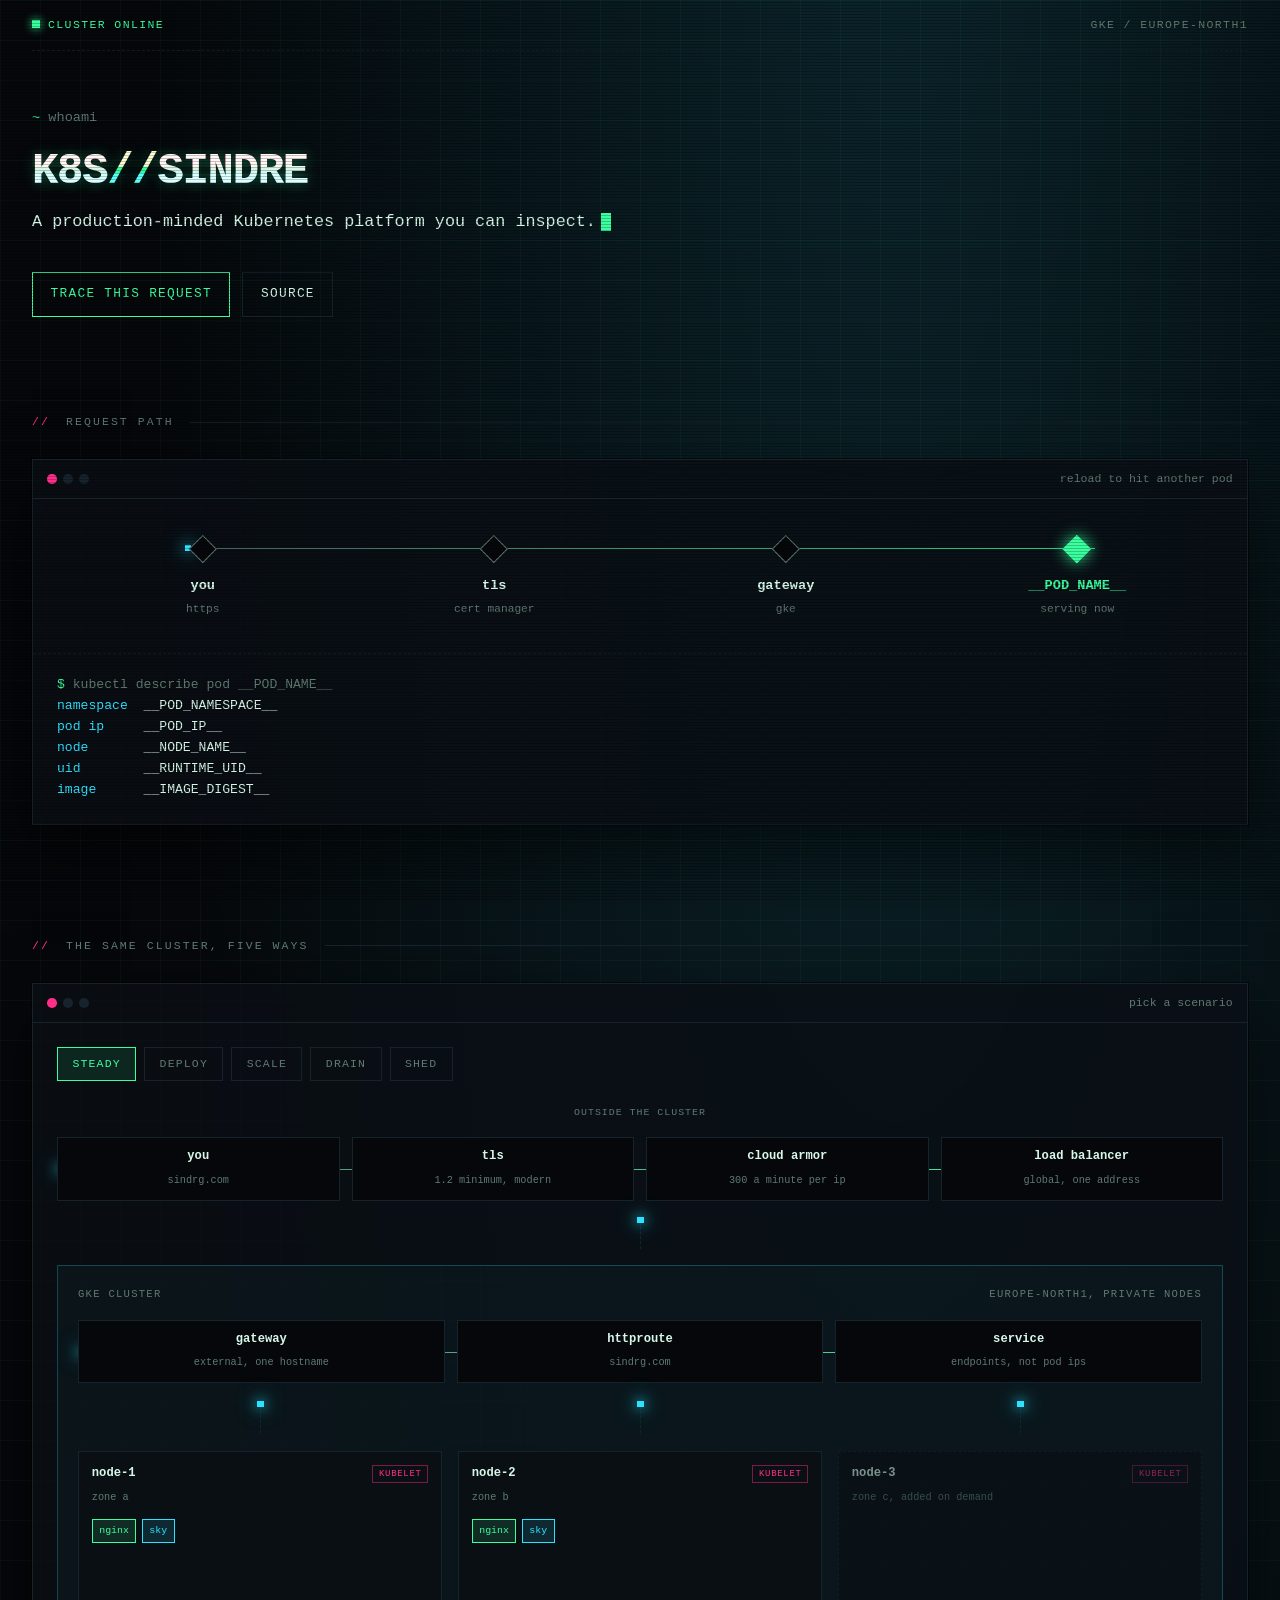
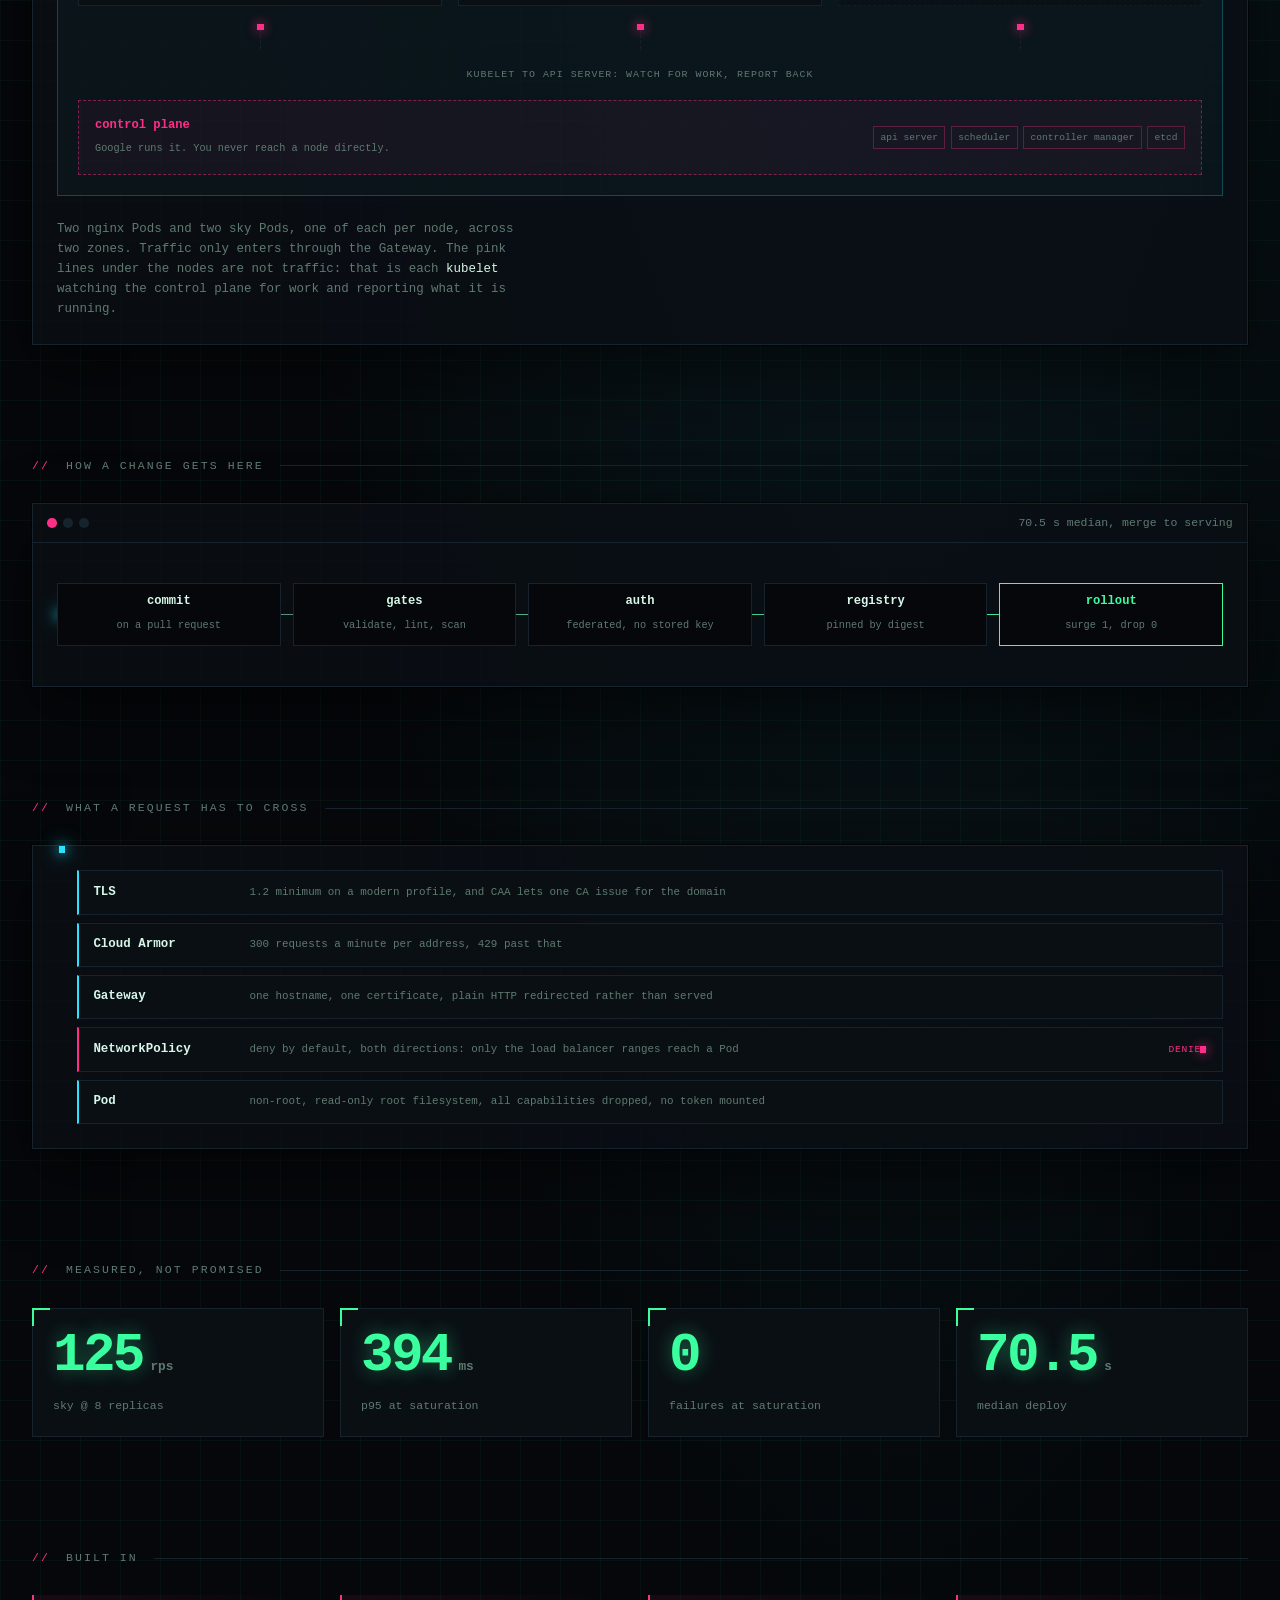
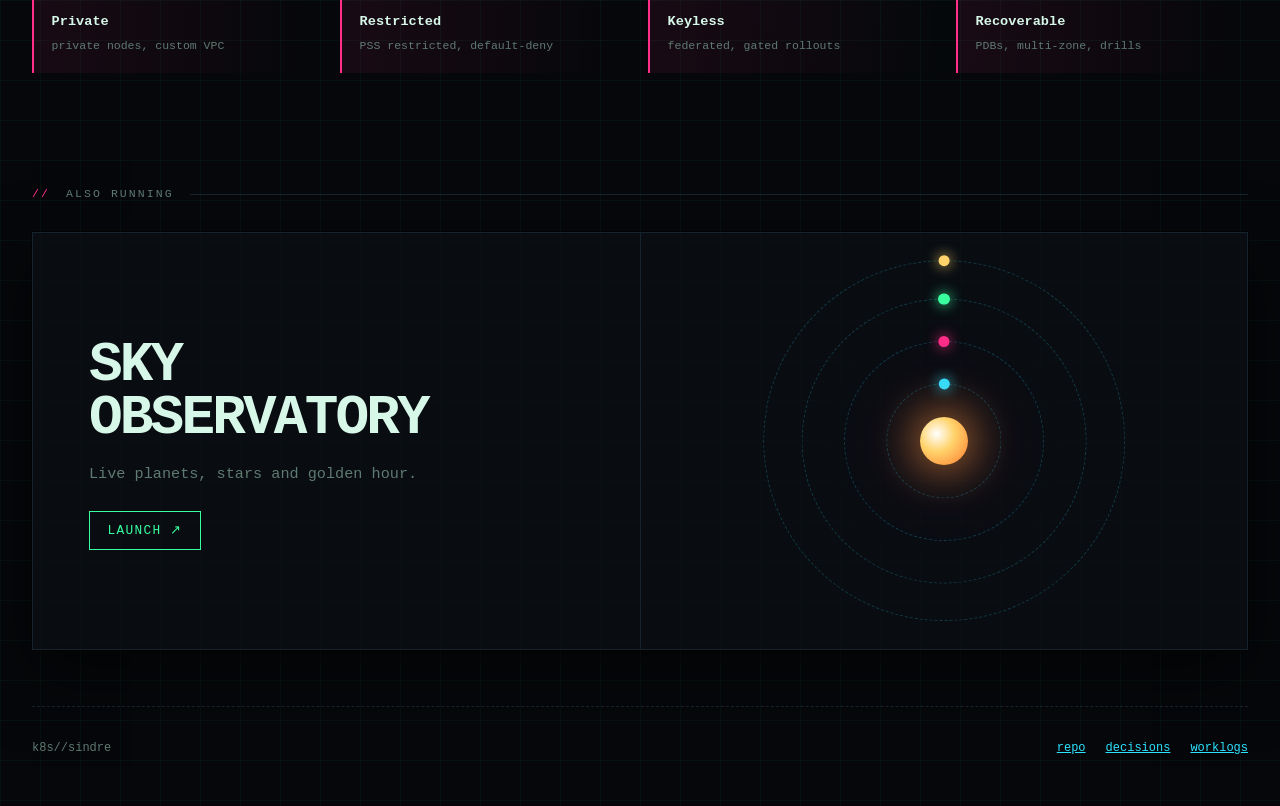
<file: app/index.html>
<!doctype html>
<html lang="en">
  <head>
    <meta charset="utf-8">
    <meta name="viewport" content="width=device-width, initial-scale=1">
    <meta
      name="description"
      content="A production-minded Kubernetes platform on GKE, with measured delivery, resilience and load-test results."
    >
    <title>k8s by sindre</title>
    <style>
      :root {
        color-scheme: dark;
        --void: #05070a;
        --panel: #0a0f14;
        --line: #16222c;
        --ink: #d7f7e8;
        --dim: #5f7a70;
        --neon: #39ff9f;
        --cyan: #2de2ff;
        --hot: #ff2e88;
        --mono: "JetBrains Mono", ui-monospace, SFMono-Regular, Menlo, Consolas, monospace;
      }

      * { box-sizing: border-box; }
      html { scroll-behavior: smooth; }

      body {
        margin: 0;
        min-height: 100vh;
        background:
          linear-gradient(rgb(57 255 159 / 4%) 1px, transparent 1px) 0 0 / 100% 2.5rem,
          linear-gradient(90deg, rgb(57 255 159 / 4%) 1px, transparent 1px) 0 0 / 2.5rem 100%,
          radial-gradient(ellipse at 70% -10%, rgb(45 226 255 / 14%), transparent 60%),
          var(--void);
        color: var(--ink);
        font: 0.95rem/1.6 var(--mono);
      }

      /* CRT scanlines over everything, ignored by the pointer. */
      body::after {
        position: fixed;
        inset: 0;
        z-index: 100;
        background: repeating-linear-gradient(transparent 0 2px, rgb(0 0 0 / 22%) 2px 3px);
        content: "";
        pointer-events: none;
      }

      a { color: var(--cyan); }
      a:hover { color: var(--neon); }
      ::selection { background: var(--hot); color: var(--void); }

      .shell {
        width: min(76rem, calc(100% - 2rem));
        margin: 0 auto;
      }

      /* ---------- top bar ---------- */
      .topbar {
        display: flex;
        justify-content: space-between;
        gap: 1rem;
        padding: 1rem 0;
        border-bottom: 1px dashed var(--line);
        color: var(--dim);
        font-size: 0.72rem;
        letter-spacing: 0.12em;
        text-transform: uppercase;
      }

      .live { color: var(--neon); }
      .live::before {
        display: inline-block;
        width: 0.5rem;
        height: 0.5rem;
        margin-right: 0.5rem;
        background: currentColor;
        box-shadow: 0 0 0.6rem currentColor;
        content: "";
        animation: blink 1.2s steps(1) infinite;
      }

      /* ---------- hero ---------- */
      header { padding: 3.5rem 0 2.5rem; }

      .prompt {
        margin: 0 0 1.25rem;
        color: var(--dim);
        font-size: 0.85rem;
      }
      .prompt b { color: var(--neon); font-weight: 400; }

      h1 {
        position: relative;
        margin: 0;
        color: var(--ink);
        font-size: clamp(1.8rem, 5vw, 2.75rem);
        font-weight: 700;
        letter-spacing: -0.03em;
        line-height: 1;
        text-transform: uppercase;
        text-shadow: 0 0 1rem rgb(57 255 159 / 20%);
      }

      h1 .slash { color: var(--neon); }

      h1::before,
      h1::after {
        position: absolute;
        inset: 0;
        content: attr(data-text);
        overflow: hidden;
        pointer-events: none;
      }
      h1::before {
        color: var(--hot);
        clip-path: inset(0 0 60% 0);
        animation: glitch 3.5s infinite steps(1);
        mix-blend-mode: screen;
      }
      h1::after {
        color: var(--cyan);
        clip-path: inset(55% 0 0 0);
        animation: glitch 2.8s infinite reverse steps(1);
        mix-blend-mode: screen;
      }

      .tagline {
        margin: 1rem 0 0;
        font-size: clamp(0.95rem, 1.6vw, 1.05rem);
      }
      .tagline::after {
        display: inline-block;
        width: 0.6em;
        height: 1.1em;
        margin-left: 0.3rem;
        background: var(--neon);
        content: "";
        vertical-align: text-bottom;
        animation: blink 1s steps(1) infinite;
      }

      .actions {
        display: flex;
        flex-wrap: wrap;
        gap: 0.75rem;
        margin-top: 2.25rem;
      }

      .button {
        padding: 0.7rem 1.1rem;
        border: 1px solid var(--neon);
        color: var(--neon);
        font-size: 0.8rem;
        letter-spacing: 0.1em;
        text-decoration: none;
        text-transform: uppercase;
        transition: background 0.15s, color 0.15s, box-shadow 0.15s;
      }
      .button:hover {
        background: var(--neon);
        color: var(--void);
        box-shadow: 0 0 1.5rem rgb(57 255 159 / 45%);
      }
      .button-ghost { border-color: var(--line); color: var(--ink); }

      /* ---------- sections ---------- */
      main section { padding: 3.5rem 0; }

      .label {
        display: flex;
        align-items: center;
        gap: 1rem;
        margin: 0 0 1.75rem;
        color: var(--dim);
        font-size: 0.72rem;
        letter-spacing: 0.18em;
        text-transform: uppercase;
      }
      .label::before { color: var(--hot); content: "//"; }
      .label::after { flex: 1; height: 1px; background: var(--line); content: ""; }

      .window {
        border: 1px solid var(--line);
        background: rgb(10 15 20 / 85%);
        box-shadow: 0 0 0 1px rgb(0 0 0 / 60%), 0 1.5rem 4rem rgb(0 0 0 / 50%);
      }

      .window-bar {
        display: flex;
        align-items: center;
        gap: 0.4rem;
        padding: 0.6rem 0.9rem;
        border-bottom: 1px solid var(--line);
        color: var(--dim);
        font-size: 0.72rem;
      }
      .window-bar i {
        width: 0.6rem;
        height: 0.6rem;
        border-radius: 50%;
        background: var(--line);
      }
      .window-bar i:first-child { background: var(--hot); }
      .window-bar span { margin-left: auto; }

      /* ---------- request pipeline ---------- */
      .pipeline {
        position: relative;
        display: grid;
        grid-template-columns: repeat(4, minmax(0, 1fr));
        padding: 2.5rem 1.5rem 2rem;
      }

      .pipeline::before {
        position: absolute;
        top: 3.05rem;
        right: 12.5%;
        left: 12.5%;
        height: 1px;
        background: linear-gradient(90deg, var(--dim), var(--neon));
        content: "";
      }

      .packet {
        position: absolute;
        top: calc(3.05rem - 0.2rem);
        left: 12.5%;
        width: 0.4rem;
        height: 0.4rem;
        background: var(--cyan);
        box-shadow: 0 0 0.8rem var(--cyan), 0 0 1.6rem var(--cyan);
        animation: travel 2.6s cubic-bezier(0.6, 0, 0.4, 1) infinite;
      }

      .hop { position: relative; text-align: center; }

      .hop::before {
        display: block;
        width: 1.1rem;
        height: 1.1rem;
        margin: 0 auto 1rem;
        border: 1px solid var(--dim);
        background: var(--void);
        content: "";
        transform: rotate(45deg);
      }

      .hop strong { display: block; font-size: 0.85rem; }
      .hop small { color: var(--dim); font-size: 0.7rem; }

      .hop-pod::before {
        border-color: var(--neon);
        background: var(--neon);
        box-shadow: 0 0 1rem var(--neon);
      }
      .hop-pod strong { color: var(--neon); overflow-wrap: anywhere; }

      .terminal {
        margin: 0;
        padding: 1.25rem 1.5rem 1.5rem;
        border-top: 1px dashed var(--line);
        font-size: 0.82rem;
        white-space: pre-wrap;
        overflow-wrap: anywhere;
      }
      .terminal .cmd { color: var(--dim); }
      .terminal .cmd::before { color: var(--neon); content: "$ "; }
      .terminal .k { color: var(--cyan); }

      /* ---------- metrics ---------- */
      .metrics {
        display: grid;
        grid-template-columns: repeat(4, minmax(0, 1fr));
        gap: 1rem;
      }

      .metric {
        position: relative;
        padding: 1.25rem;
        border: 1px solid var(--line);
        background: var(--panel);
      }
      .metric::before {
        position: absolute;
        top: -1px;
        left: -1px;
        width: 1rem;
        height: 1rem;
        border-top: 2px solid var(--neon);
        border-left: 2px solid var(--neon);
        content: "";
      }

      .metric-value {
        display: block;
        color: var(--neon);
        font-size: clamp(2.2rem, 5vw, 3.4rem);
        font-weight: 700;
        letter-spacing: -0.05em;
        line-height: 1;
        text-shadow: 0 0 1.2rem rgb(57 255 159 / 40%);
      }
      .metric-value small { color: var(--dim); font-size: 0.8rem; letter-spacing: 0; text-shadow: none; }
      .metric-label { display: block; margin-top: 0.9rem; color: var(--dim); font-size: 0.72rem; }

      /* ---------- capabilities ---------- */
      .caps {
        display: grid;
        grid-template-columns: repeat(4, minmax(0, 1fr));
        gap: 1rem;
        margin: 0;
        padding: 0;
        list-style: none;
      }
      .caps li {
        padding: 1rem 1.1rem;
        border-left: 2px solid var(--hot);
        background: linear-gradient(90deg, rgb(255 46 136 / 8%), transparent);
      }
      .caps strong { display: block; font-size: 0.85rem; }
      .caps span { color: var(--dim); font-size: 0.72rem; }

      /* ---------- sky ---------- */
      .sky {
        display: grid;
        grid-template-columns: minmax(0, 1fr) minmax(0, 1fr);
        align-items: center;
        overflow: hidden;
      }

      .sky-copy { padding: clamp(1.5rem, 5vw, 3.5rem); }
      .sky-copy h2 {
        margin: 0;
        font-size: clamp(2rem, 5vw, 3.5rem);
        font-weight: 800;
        letter-spacing: -0.05em;
        line-height: 0.95;
        text-transform: uppercase;
      }
      .sky-copy p { margin: 1rem 0 2rem; color: var(--dim); }

      .orbits {
        position: relative;
        height: 26rem;
        border-left: 1px solid var(--line);
      }

      .sun,
      .ring {
        position: absolute;
        top: 50%;
        left: 50%;
        border-radius: 50%;
        transform: translate(-50%, -50%);
      }

      .sun {
        width: 3rem;
        height: 3rem;
        background: radial-gradient(circle at 35% 35%, #fff, #ffd36b 40%, #ff7a2e);
        box-shadow: 0 0 3rem #ff9a3c, 0 0 6rem rgb(255 46 136 / 40%);
      }

      .ring {
        border: 1px dashed rgb(45 226 255 / 22%);
        animation: spin linear infinite;
      }
      .ring::after {
        position: absolute;
        top: -0.35rem;
        left: 50%;
        width: 0.7rem;
        height: 0.7rem;
        border-radius: 50%;
        background: var(--c);
        box-shadow: 0 0 0.8rem var(--c);
        content: "";
        transform: translateX(-50%);
      }
      .r1 { --c: var(--cyan); width: 7.2rem; height: 7.2rem; animation-duration: 6s; }
      .r2 { --c: var(--hot); width: 12.5rem; height: 12.5rem; animation-duration: 11s; }
      .r3 { --c: var(--neon); width: 17.8rem; height: 17.8rem; animation-duration: 19s; }
      .r4 { --c: #ffd36b; width: 22.6rem; height: 22.6rem; animation-duration: 31s; }

      /* ---------- scenario tabs ---------- */
      .scenes { padding: 1.5rem; }

      .tabs {
        display: flex;
        flex-wrap: wrap;
        gap: 0.5rem;
        margin-bottom: 1.5rem;
      }

      .tab {
        position: relative;
        padding: 0.45rem 0.9rem;
        border: 1px solid var(--line);
        color: var(--dim);
        font-size: 0.72rem;
        letter-spacing: 0.1em;
        text-transform: uppercase;
        cursor: pointer;
      }

      /* Clipped rather than hidden: a hidden radio leaves the tab order. */
      .tab input {
        position: absolute;
        width: 1px;
        height: 1px;
        opacity: 0;
      }

      .tab:hover { color: var(--ink); }
      .tab:has(:checked) {
        border-color: var(--neon);
        background: rgb(57 255 159 / 10%);
        color: var(--neon);
      }
      .tab:has(:focus-visible) { outline: 2px solid var(--cyan); outline-offset: 2px; }

      .note {
        display: none;
        max-width: 62ch;
        margin: 1.5rem 0 0;
        color: var(--dim);
        font-size: 0.78rem;
      }
      .note b { color: var(--ink); font-weight: 400; }

      /* ---------- cluster map ---------- */
      .map { display: grid; gap: 1rem; }

      /* Boxes over one rail. They are opaque, so the rail shows in the gaps
         and a packet passing behind reads as a hop through each one. */
      .chain {
        position: relative;
        display: grid;
        gap: 0.75rem;
        grid-auto-flow: column;
        grid-auto-columns: minmax(0, 1fr);
      }
      .chain::before {
        position: absolute;
        top: 50%;
        right: 1rem;
        left: 1rem;
        height: 1px;
        background: linear-gradient(90deg, var(--dim), var(--neon));
        content: "";
      }

      .chip {
        position: relative;
        padding: 0.55rem 0.7rem;
        border: 1px solid var(--line);
        background: var(--void);
        text-align: center;
      }
      .chip strong { display: block; font-size: 0.76rem; }
      .chip small { color: var(--dim); font-size: 0.64rem; }
      .chip-live { border-color: var(--neon); }
      .chip-live strong { color: var(--neon); }

      /* One packet, shared by every rail. The rail gives it a position. */
      .pk {
        position: absolute;
        width: 0.4rem;
        height: 0.4rem;
        background: var(--cyan);
        box-shadow: 0 0 0.7rem var(--cyan), 0 0 1.4rem var(--cyan);
      }
      .chain .pk {
        top: calc(50% - 0.2rem);
        animation: flow 3.2s cubic-bezier(0.55, 0, 0.45, 1) infinite;
      }

      .drop {
        position: relative;
        width: 0;
        height: 2rem;
        margin: 0 auto;
        border-left: 1px dashed var(--line);
      }
      .drop .pk {
        left: -0.2rem;
        animation: fall 3.2s linear infinite;
      }

      /* Control traffic, so it reads as the other direction and the other colour. */
      .drop-up { height: 1.6rem; }
      .drop-up .pk {
        background: var(--hot);
        box-shadow: 0 0 0.7rem var(--hot);
        animation: rise 4.4s linear infinite;
      }

      .cluster {
        display: grid;
        gap: 1.1rem;
        padding: 1.25rem;
        border: 1px solid rgb(45 226 255 / 25%);
        background: rgb(45 226 255 / 3%);
      }

      .cluster-head {
        display: flex;
        flex-wrap: wrap;
        justify-content: space-between;
        gap: 0.75rem;
        color: var(--dim);
        font-size: 0.66rem;
        letter-spacing: 0.12em;
        text-transform: uppercase;
      }

      /* The three columns every row inside the cluster lines up against. */
      .lanes {
        display: grid;
        gap: 1rem;
        grid-auto-flow: column;
        grid-auto-columns: minmax(0, 1fr);
      }

      .node {
        padding: 0.8rem;
        border: 1px solid var(--line);
        background: var(--panel);
      }
      .node-head {
        display: flex;
        flex-wrap: wrap;
        align-items: center;
        gap: 0.35rem 0.5rem;
      }
      .node-head strong { font-size: 0.76rem; }

      /* Its own line, so a badge never pushes the zone out of the header. */
      .node-head small {
        flex-basis: 100%;
        order: 3;
        color: var(--dim);
        font-size: 0.64rem;
      }

      /* Dashed until the autoscaler has a reason to add it. */
      .node-spare { border-style: dashed; opacity: 0.55; }

      .kubelet {
        margin-left: auto;
        padding: 0.05rem 0.35rem;
        border: 1px solid rgb(255 46 136 / 45%);
        color: var(--hot);
        font-size: 0.56rem;
        letter-spacing: 0.08em;
        text-transform: uppercase;
        animation: beat 3.2s ease-in-out infinite;
      }

      .pods {
        display: flex;
        flex-wrap: wrap;
        align-content: flex-start;
        gap: 0.35rem;
        min-height: 4.6rem;
        margin-top: 0.8rem;
      }

      .pod {
        padding: 0.2rem 0.4rem;
        border: 1px solid var(--neon);
        background: rgb(57 255 159 / 12%);
        color: var(--neon);
        font-size: 0.62rem;
      }
      .pod-sky {
        border-color: var(--cyan);
        background: rgb(45 226 255 / 12%);
        color: var(--cyan);
      }

      .rail-note {
        margin: 0;
        color: var(--dim);
        font-size: 0.62rem;
        letter-spacing: 0.1em;
        text-align: center;
        text-transform: uppercase;
      }

      .plane {
        display: flex;
        flex-wrap: wrap;
        align-items: center;
        justify-content: space-between;
        gap: 1rem;
        padding: 0.9rem 1rem;
        border: 1px dashed rgb(255 46 136 / 45%);
        background: rgb(255 46 136 / 5%);
      }
      .plane strong { display: block; color: var(--hot); font-size: 0.76rem; }
      .plane small { color: var(--dim); font-size: 0.64rem; }
      .plane ul {
        display: flex;
        flex-wrap: wrap;
        gap: 0.35rem;
        margin: 0;
        padding: 0;
        list-style: none;
      }
      .plane li {
        padding: 0.2rem 0.4rem;
        border: 1px solid rgb(255 46 136 / 30%);
        color: var(--dim);
        font-size: 0.6rem;
      }

      .tag {
        padding: 0.05rem 0.35rem;
        border: 1px solid currentcolor;
        font-size: 0.56rem;
        letter-spacing: 0.08em;
        text-transform: uppercase;
      }
      .tag-hot { color: var(--hot); }
      .tag-neon { color: var(--neon); }

      /* ---------- scenarios ---------- */

      /* Every rule below hangs off :has(), which keeps the radio next to its
         own label. A browser without it drops the rules and shows steady. */

      /* What a scenario brings in stays out of the flow until it runs. */
      .pod-x,
      .pod-surge,
      .pod-move,
      .pk-flood,
      .scene-tag { display: none; }

      /* deploy: the extra Pod arrives first, then the old one drains */
      .scenes:has(#sc-deploy:checked) .pod-surge {
        display: block;
        animation: surge 7s infinite;
      }
      .scenes:has(#sc-deploy:checked) .pod-old { animation: drained 7s infinite; }
      .scenes:has(#sc-deploy:checked) .tag-deploy { display: inline-block; }

      /* scale: sky to eight Pods, and a third node to hold them */
      .scenes:has(#sc-scale:checked) .pod-x {
        display: block;
        animation: pop 0.6s both;
      }
      .scenes:has(#sc-scale:checked) .pod-x + .pod-x { animation-delay: 0.45s; }
      .scenes:has(#sc-scale:checked) .node-spare {
        border-style: solid;
        opacity: 1;
        animation: pop 0.6s both;
      }
      .scenes:has(#sc-scale:checked) .tag-scale { display: inline-block; }

      /* drain: the node goes, the budget holds, the Pods land elsewhere */
      .scenes:has(#sc-drain:checked) .node-drain { animation: cordon 9s infinite; }
      .scenes:has(#sc-drain:checked) .node-drain .pod { animation: evict 9s infinite; }
      .scenes:has(#sc-drain:checked) .node-spare { border-style: solid; opacity: 1; }
      .scenes:has(#sc-drain:checked) .pod-move {
        display: block;
        animation: land 9s infinite;
      }

      /* Endpoints drop, so the Service stops sending to the drained node. */
      .scenes:has(#sc-drain:checked) .lane-b .pk {
        animation: fall 3.2s linear infinite, cut 9s infinite;
      }
      .scenes:has(#sc-drain:checked) .tag-drain { display: inline-block; }

      /* shed: the flood dies at the edge, the rest of the path is unchanged */
      .scenes:has(#sc-shed:checked) .pk-flood {
        display: block;
        animation: flood 2.4s linear infinite;
      }
      .scenes:has(#sc-shed:checked) .f2 { animation-delay: 0.5s; }
      .scenes:has(#sc-shed:checked) .f3 { animation-delay: 1.1s; }
      .scenes:has(#sc-shed:checked) .chip-armor {
        border-color: var(--hot);
        box-shadow: 0 0 1.5rem rgb(255 46 136 / 25%);
      }
      .scenes:has(#sc-shed:checked) .chip-armor strong { color: var(--hot); }
      .scenes:has(#sc-shed:checked) .tag-shed {
        display: inline-block;
        animation: blink 1.1s steps(1) infinite;
      }

      .scenes:has(#sc-steady:checked) .note-steady,
      .scenes:has(#sc-deploy:checked) .note-deploy,
      .scenes:has(#sc-scale:checked) .note-scale,
      .scenes:has(#sc-drain:checked) .note-drain,
      .scenes:has(#sc-shed:checked) .note-shed { display: block; }

      /* ---------- delivery ---------- */
      .delivery { padding: 2.5rem 1.5rem; }

      /* ---------- defense ---------- */
      .layers {
        position: relative;
        display: grid;
        gap: 0.5rem;
        padding: 1.5rem 1.5rem 1.5rem 2.75rem;
      }
      .layers .pk {
        left: 1.6rem;
        animation: fall 4.6s linear infinite;
      }

      .layer {
        display: flex;
        flex-wrap: wrap;
        align-items: baseline;
        gap: 0.75rem;
        padding: 0.7rem 0.9rem;
        border: 1px solid var(--line);
        border-left: 2px solid var(--cyan);
        background: var(--panel);
      }
      .layer strong { min-width: 9rem; font-size: 0.78rem; }
      .layer small { color: var(--dim); font-size: 0.68rem; }

      .layer-deny {
        position: relative;
        border-left-color: var(--hot);
        overflow: hidden;
      }

      /* A Pod reaching for another Pod, stopped by the deny-all policy. */
      .lateral {
        position: absolute;
        top: calc(50% - 0.2rem);
        right: 1rem;
        width: 0.4rem;
        height: 0.4rem;
        background: var(--hot);
        box-shadow: 0 0 0.7rem var(--hot);
        animation: bounce 4.2s ease-in-out infinite;
      }
      .denied {
        margin-left: auto;
        color: var(--hot);
        font-size: 0.6rem;
        letter-spacing: 0.08em;
        text-transform: uppercase;
        animation: deny 4.2s steps(1) infinite;
      }

      /* Staggered, so the three lanes never pulse in lockstep. */
      .lane-b .pk { animation-delay: 0.8s; }
      .lane-c .pk { animation-delay: 1.6s; }
      .u2 .pk { animation-delay: 1.4s; }
      .u3 .pk { animation-delay: 2.8s; }

      /* ---------- footer ---------- */
      footer {
        display: flex;
        flex-wrap: wrap;
        justify-content: space-between;
        gap: 1rem;
        padding: 2rem 0 3rem;
        border-top: 1px dashed var(--line);
        color: var(--dim);
        font-size: 0.75rem;
      }
      footer nav { display: flex; gap: 1.25rem; }

      /* ---------- motion ---------- */
      @keyframes blink { 50% { opacity: 0; } }

      @keyframes travel {
        0% { left: 12.5%; opacity: 0; }
        10% { opacity: 1; }
        90% { opacity: 1; }
        100% { left: 87.5%; opacity: 0; }
      }

      @keyframes spin { to { transform: translate(-50%, -50%) rotate(360deg); } }

      @keyframes glitch {
        0%, 88%, 100% { transform: none; opacity: 0; }
        89% { transform: translate(-0.04em, 0.02em); opacity: 0.9; }
        92% { transform: translate(0.05em, -0.02em); opacity: 0.9; }
        95% { transform: translate(-0.02em, 0); opacity: 0.7; }
      }


      @keyframes flow {
        0% { left: 4%; opacity: 0; }
        8% { opacity: 1; }
        92% { opacity: 1; }
        100% { left: 96%; opacity: 0; }
      }

      @keyframes fall {
        0% { top: -0.2rem; opacity: 0; }
        15% { opacity: 1; }
        85% { opacity: 1; }
        100% { top: calc(100% - 0.2rem); opacity: 0; }
      }

      @keyframes rise {
        0% { top: calc(100% - 0.2rem); opacity: 0; }
        20% { opacity: 1; }
        80% { opacity: 1; }
        100% { top: -0.2rem; opacity: 0; }
      }

      /* Cloud Armor answers 429 before the rail reaches the load balancer. */
      @keyframes flood {
        0% { left: 4%; opacity: 0; }
        10% { opacity: 1; }
        70% { left: 52%; opacity: 1; }
        80%, 100% { left: 54%; opacity: 0; }
      }

      @keyframes beat {
        0%, 100% { box-shadow: 0 0 0 rgb(255 46 136 / 0%); }
        50% { box-shadow: 0 0 0.9rem rgb(255 46 136 / 45%); }
      }

      @keyframes pop {
        from { opacity: 0; transform: scale(0.5); }
        to { opacity: 1; transform: none; }
      }

      @keyframes surge {
        0%, 10% { opacity: 0; transform: scale(0.5); }
        25%, 92% { opacity: 1; transform: none; }
        100% { opacity: 0; transform: scale(0.5); }
      }

      /* Still serving at 35%, drained by 60%, back for the next rollout. */
      @keyframes drained {
        0%, 35% { opacity: 1; filter: none; }
        60%, 92% { opacity: 0.2; filter: grayscale(1); }
        100% { opacity: 1; filter: none; }
      }

      @keyframes cordon {
        0%, 15% { border-color: var(--line); }
        25%, 95% { border-color: rgb(255 46 136 / 55%); background: rgb(255 46 136 / 6%); }
        100% { border-color: var(--line); }
      }

      @keyframes evict {
        0%, 25% { opacity: 1; }
        50%, 92% { opacity: 0.12; }
        100% { opacity: 1; }
      }

      @keyframes land {
        0%, 45% { opacity: 0; transform: scale(0.5); }
        60%, 92% { opacity: 1; transform: none; }
        100% { opacity: 0; transform: scale(0.5); }
      }

      @keyframes cut {
        0%, 20% { opacity: 1; }
        32%, 92% { opacity: 0; }
        100% { opacity: 1; }
      }

      @keyframes bounce {
        0%, 100% { opacity: 0; transform: translateX(6rem); }
        20% { opacity: 1; transform: translateX(3rem); }
        50% { opacity: 1; transform: none; }
        58% { transform: translateX(0.5rem); }
        80% { opacity: 0; transform: translateX(6rem); }
      }

      @keyframes deny {
        0%, 48% { opacity: 0; }
        50%, 74% { opacity: 1; }
        76%, 100% { opacity: 0; }
      }

      /* ---------- layout ---------- */
      @media (max-width: 860px) {
        .metrics,
        .caps { grid-template-columns: repeat(2, minmax(0, 1fr)); }
        .sky { grid-template-columns: 1fr; }
        .orbits { height: 22rem; border-top: 1px solid var(--line); border-left: 0; overflow: hidden; }
        .layer strong { min-width: 0; }
      }

      @media (max-width: 560px) {
        header { padding: 2.5rem 0 1.5rem; }
        .topbar span:last-child { display: none; }

        .pipeline { grid-template-columns: 1fr; gap: 1.5rem; padding: 1.5rem; }
        .pipeline::before,
        .packet { display: none; }
        .hop { display: grid; grid-template-columns: 1.5rem 1fr; column-gap: 1rem; text-align: left; }
        .hop::before { grid-row: span 2; margin: 0.2rem 0 0; }

        .metrics,
        .caps { grid-template-columns: 1fr; }

        .map { gap: 0.75rem; }
        .chain,
        .lanes { grid-auto-flow: row; }

        /* Stacked, a centred box per hop costs four screens of scroll. */
        .chip {
          display: flex;
          align-items: baseline;
          justify-content: space-between;
          gap: 0.75rem;
          padding: 0.5rem 0.7rem;
          text-align: left;
        }
        .chain::before,
        .chain .pk,
        .lanes[aria-hidden],
        .layers .pk { display: none; }
        .scenes,
        .delivery,
        .layers { padding: 1.25rem; }

        /* One column per node, so the Pods no longer need reserved rows. */
        .pods { min-height: 2.2rem; }
      }

      @media (prefers-reduced-motion: reduce) {
        html { scroll-behavior: auto; }
        *,
        *::before,
        *::after { animation: none !important; }

        .pk,
        .lateral { display: none; }
      }
    </style>
  </head>
  <body>
    <div class="shell">
      <div class="topbar">
        <span class="live">cluster online</span>
        <span>gke / europe-north1</span>
      </div>

      <header>
        <p class="prompt"><b>~</b> whoami</p>
        <h1 data-text="k8s//sindre">k8s<span class="slash">//</span>sindre</h1>
        <p class="tagline">A production-minded Kubernetes platform you can inspect.</p>
        <nav class="actions" aria-label="Primary">
          <a class="button" href="#platform">Trace this request</a>
          <a class="button button-ghost" href="https://github.com/sindredg/k8-lab">Source</a>
        </nav>
      </header>

      <main>
        <section id="platform">
          <p class="label">Request path</p>
          <div class="window">
            <div class="window-bar"><i></i><i></i><i></i><span>reload to hit another pod</span></div>
            <div class="pipeline" aria-label="Request path">
              <span class="packet" aria-hidden="true"></span>
              <div class="hop"><strong>you</strong><small>https</small></div>
              <div class="hop"><strong>tls</strong><small>cert manager</small></div>
              <div class="hop"><strong>gateway</strong><small>gke</small></div>
              <div class="hop hop-pod"><strong>__POD_NAME__</strong><small>serving now</small></div>
            </div>
<pre class="terminal"><span class="cmd">kubectl describe pod __POD_NAME__</span>
<span class="k">namespace</span>  __POD_NAMESPACE__
<span class="k">pod ip</span>     __POD_IP__
<span class="k">node</span>       __NODE_NAME__
<span class="k">uid</span>        __RUNTIME_UID__
<span class="k">image</span>      __IMAGE_DIGEST__</pre>
          </div>
        </section>
        <section id="cluster">
          <p class="label">The same cluster, five ways</p>
          <div class="window">
            <div class="window-bar"><i></i><i></i><i></i><span>pick a scenario</span></div>
            <div class="scenes">
              <div class="tabs" role="group" aria-label="Cluster scenario">
                <label class="tab"><input type="radio" name="scene" id="sc-steady" checked><span>steady</span></label>
                <label class="tab"><input type="radio" name="scene" id="sc-deploy"><span>deploy</span></label>
                <label class="tab"><input type="radio" name="scene" id="sc-scale"><span>scale</span></label>
                <label class="tab"><input type="radio" name="scene" id="sc-drain"><span>drain</span></label>
                <label class="tab"><input type="radio" name="scene" id="sc-shed"><span>shed</span></label>
              </div>

              <div class="map">
                <p class="rail-note">outside the cluster</p>
                <div class="chain chain-edge">
                  <span class="pk" aria-hidden="true"></span>
                  <span class="pk pk-flood f1" aria-hidden="true"></span>
                  <span class="pk pk-flood f2" aria-hidden="true"></span>
                  <span class="pk pk-flood f3" aria-hidden="true"></span>
                  <div class="chip"><strong>you</strong><small>sindrg.com</small></div>
                  <div class="chip"><strong>tls</strong><small>1.2 minimum, modern</small></div>
                  <div class="chip chip-armor">
                    <strong>cloud armor</strong><small>300 a minute per ip</small>
                    <span class="tag tag-hot scene-tag tag-shed">429</span>
                  </div>
                  <div class="chip"><strong>load balancer</strong><small>global, one address</small></div>
                </div>

                <div class="drop"><span class="pk" aria-hidden="true"></span></div>

                <div class="cluster">
                  <div class="cluster-head">
                    <span>gke cluster</span>
                    <span>
                      europe-north1, private nodes
                      <span class="tag tag-neon scene-tag tag-deploy">surge 1, unavailable 0</span>
                      <span class="tag tag-neon scene-tag tag-scale">hpa 70% cpu, 2 to 8</span>
                      <span class="tag tag-hot scene-tag tag-drain">pdb holds 1</span>
                    </span>
                  </div>

                  <div class="chain">
                    <span class="pk" aria-hidden="true"></span>
                    <div class="chip"><strong>gateway</strong><small>external, one hostname</small></div>
                    <div class="chip"><strong>httproute</strong><small>sindrg.com</small></div>
                    <div class="chip"><strong>service</strong><small>endpoints, not pod ips</small></div>
                  </div>

                  <div class="lanes" aria-hidden="true">
                    <div class="drop lane-a"><span class="pk"></span></div>
                    <div class="drop lane-b"><span class="pk"></span></div>
                    <div class="drop lane-c"><span class="pk"></span></div>
                  </div>

                  <div class="lanes">
                    <div class="node">
                      <div class="node-head">
                        <strong>node-1</strong><small>zone a</small>
                        <span class="kubelet">kubelet</span>
                      </div>
                      <div class="pods">
                        <span class="pod pod-old">nginx</span>
                        <span class="pod pod-sky">sky</span>
                        <span class="pod pod-sky pod-x">sky</span>
                        <span class="pod pod-sky pod-x">sky</span>
                        <span class="pod pod-surge">nginx</span>
                        <span class="pod pod-sky pod-move">sky</span>
                      </div>
                    </div>

                    <div class="node node-drain">
                      <div class="node-head">
                        <strong>node-2</strong><small>zone b</small>
                        <span class="kubelet">kubelet</span>
                        <span class="tag tag-hot scene-tag tag-drain">cordoned</span>
                      </div>
                      <div class="pods">
                        <span class="pod">nginx</span>
                        <span class="pod pod-sky">sky</span>
                        <span class="pod pod-sky pod-x">sky</span>
                        <span class="pod pod-sky pod-x">sky</span>
                      </div>
                    </div>

                    <div class="node node-spare">
                      <div class="node-head">
                        <strong>node-3</strong><small>zone c, added on demand</small>
                        <span class="kubelet">kubelet</span>
                      </div>
                      <div class="pods">
                        <span class="pod pod-sky pod-x">sky</span>
                        <span class="pod pod-sky pod-x">sky</span>
                        <span class="pod pod-move">nginx</span>
                      </div>
                    </div>
                  </div>

                  <div class="lanes" aria-hidden="true">
                    <div class="drop drop-up u1"><span class="pk"></span></div>
                    <div class="drop drop-up u2"><span class="pk"></span></div>
                    <div class="drop drop-up u3"><span class="pk"></span></div>
                  </div>

                  <p class="rail-note">kubelet to api server: watch for work, report back</p>

                  <div class="plane">
                    <span>
                      <strong>control plane</strong>
                      <small>Google runs it. You never reach a node directly.</small>
                    </span>
                    <ul>
                      <li>api server</li>
                      <li>scheduler</li>
                      <li>controller manager</li>
                      <li>etcd</li>
                    </ul>
                  </div>
                </div>
              </div>

              <p class="note note-steady">Two nginx Pods and two sky Pods, one of each per node, across two zones. Traffic only enters through the Gateway. The pink lines under the nodes are not traffic: that is each <b>kubelet</b> watching the control plane for work and reporting what it is running.</p>
              <p class="note note-deploy">The new Pod has to pass its readiness probe before the old one starts its <b>35 second</b> drain, so nothing lands on a Pod that is leaving. <b>maxSurge 1, maxUnavailable 0</b>, and a median of <b>70.5 s</b> from merge to serving.</p>
              <p class="note note-scale">The HPA holds sky at <b>70% CPU</b> and adds Pods up to <b>8</b>. When the running nodes cannot fit them, the node autoscaler adds the third, which is its limit. Measured at <b>125 rps</b>, p95 <b>394 ms</b>, no failures.</p>
              <p class="note note-drain">An upgrade cordons a node. The PodDisruptionBudget keeps <b>at least one</b> Pod of each app serving while the rest reschedule into the other zones, and the Service stops sending traffic to that node as soon as its endpoints go.</p>
              <p class="note note-shed">Cloud Armor allows <b>300 requests a minute</b> from one address and answers <b>429</b> past that. The flood dies at the edge, before it costs a node anything, and nobody else's traffic changes.</p>
            </div>
          </div>
        </section>

        <section>
          <p class="label">How a change gets here</p>
          <div class="window">
            <div class="window-bar"><i></i><i></i><i></i><span>70.5 s median, merge to serving</span></div>
            <div class="delivery">
              <div class="chain">
                <span class="pk" aria-hidden="true"></span>
                <div class="chip"><strong>commit</strong><small>on a pull request</small></div>
                <div class="chip"><strong>gates</strong><small>validate, lint, scan</small></div>
                <div class="chip"><strong>auth</strong><small>federated, no stored key</small></div>
                <div class="chip"><strong>registry</strong><small>pinned by digest</small></div>
                <div class="chip chip-live"><strong>rollout</strong><small>surge 1, drop 0</small></div>
              </div>
            </div>
          </div>
        </section>

        <section>
          <p class="label">What a request has to cross</p>
          <div class="window">
            <div class="layers">
              <span class="pk" aria-hidden="true"></span>
              <div class="layer">
                <strong>TLS</strong>
                <small>1.2 minimum on a modern profile, and CAA lets one CA issue for the domain</small>
              </div>
              <div class="layer">
                <strong>Cloud Armor</strong>
                <small>300 requests a minute per address, 429 past that</small>
              </div>
              <div class="layer">
                <strong>Gateway</strong>
                <small>one hostname, one certificate, plain HTTP redirected rather than served</small>
              </div>
              <div class="layer layer-deny">
                <strong>NetworkPolicy</strong>
                <small>deny by default, both directions: only the load balancer ranges reach a Pod</small>
                <span class="denied">denied</span>
                <span class="lateral" aria-hidden="true"></span>
              </div>
              <div class="layer">
                <strong>Pod</strong>
                <small>non-root, read-only root filesystem, all capabilities dropped, no token mounted</small>
              </div>
            </div>
          </div>
        </section>


        <section>
          <p class="label">Measured, not promised</p>
          <div class="metrics">
            <div class="metric">
              <span class="metric-value">125<small> rps</small></span>
              <span class="metric-label">sky @ 8 replicas</span>
            </div>
            <div class="metric">
              <span class="metric-value">394<small> ms</small></span>
              <span class="metric-label">p95 at saturation</span>
            </div>
            <div class="metric">
              <span class="metric-value">0</span>
              <span class="metric-label">failures at saturation</span>
            </div>
            <div class="metric">
              <span class="metric-value">70.5<small> s</small></span>
              <span class="metric-label">median deploy</span>
            </div>
          </div>
        </section>

        <section>
          <p class="label">Built in</p>
          <ul class="caps">
            <li><strong>Private</strong><span>private nodes, custom VPC</span></li>
            <li><strong>Restricted</strong><span>PSS restricted, default-deny</span></li>
            <li><strong>Keyless</strong><span>federated, gated rollouts</span></li>
            <li><strong>Recoverable</strong><span>PDBs, multi-zone, drills</span></li>
          </ul>
        </section>

        <section>
          <p class="label">Also running</p>
          <article class="window sky">
            <div class="sky-copy">
              <h2>Sky<br>observatory</h2>
              <p>Live planets, stars and golden hour.</p>
              <a class="button" href="/sky">Launch ↗</a>
            </div>
            <div class="orbits" role="img" aria-label="Animated solar system">
              <span class="ring r4"></span>
              <span class="ring r3"></span>
              <span class="ring r2"></span>
              <span class="ring r1"></span>
              <span class="sun"></span>
            </div>
          </article>
        </section>
      </main>

      <footer>
        <span>k8s//sindre</span>
        <nav aria-label="Project links">
          <a href="https://github.com/sindredg/k8-lab">repo</a>
          <a href="https://github.com/sindredg/k8-lab/blob/main/decisions.md">decisions</a>
          <a href="https://github.com/sindredg/k8-lab/tree/main/worklog">worklogs</a>
        </nav>
      </footer>
    </div>
  </body>
</html>
</file>
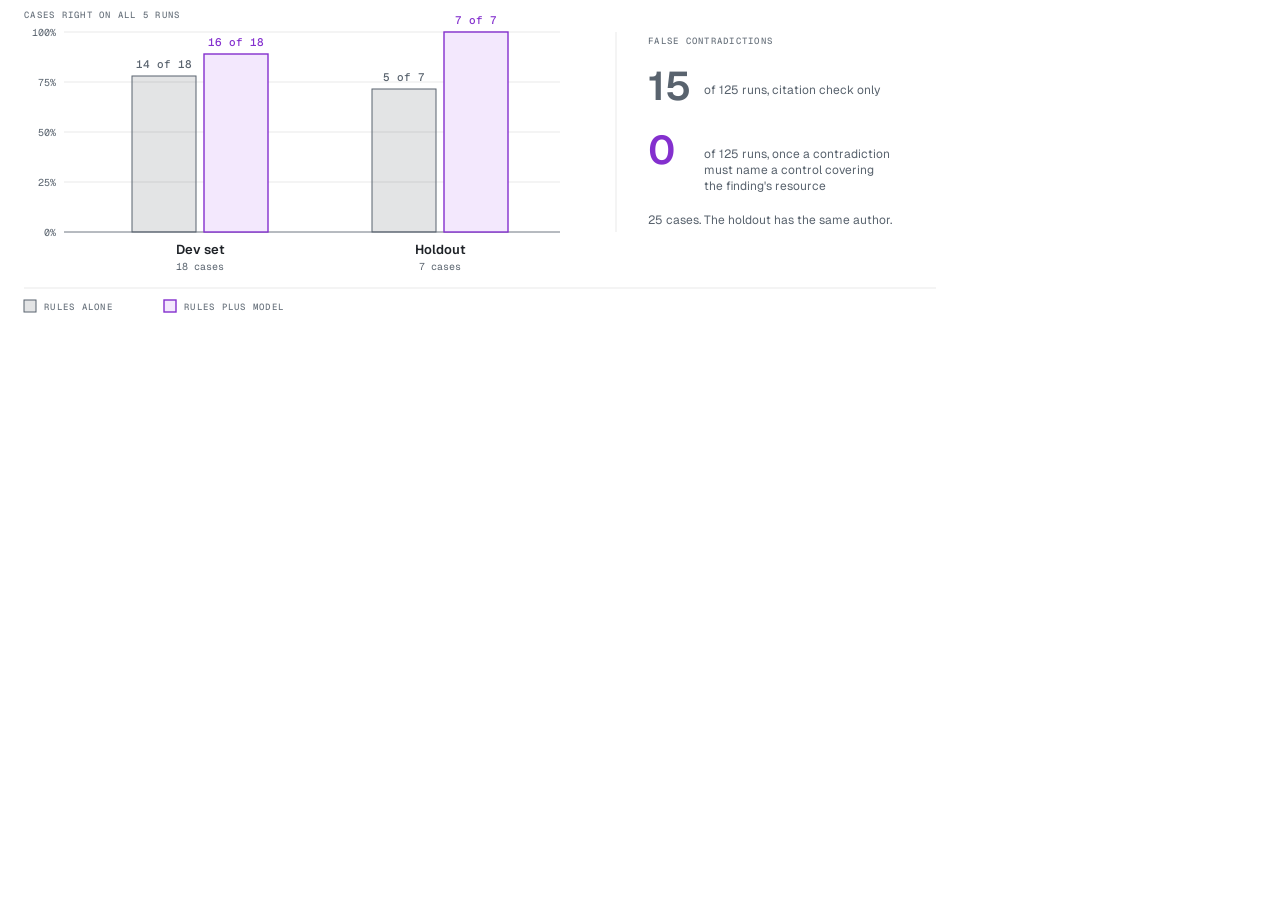
<file: scripts/diagrams/accuracy.html>
<!DOCTYPE html>
<html lang="en">
<head>
<meta charset="UTF-8">
<title>Triage accuracy</title>
<link rel="stylesheet" href="theme.css">
<style>
  .big { fill: var(--ai); font: 600 40px var(--sans); }
  .bigbase { fill: var(--muted); font: 600 40px var(--sans); }
</style>
</head>
<body>
<!-- Scale: y = 248 - percent * 2. Sources are worklog/phase-15-scc-triage.md, slice 14. -->
<svg viewBox="0 16 960 320" width="960" height="320" xmlns="http://www.w3.org/2000/svg" role="img" aria-labelledby="accuracy-title accuracy-desc">
  <title id="accuracy-title">Triage accuracy</title>
  <desc id="accuracy-desc">Cases right on all five runs: rules alone settle 14 of 18 dev cases and 5 of 7 holdout cases, rules plus the model settle 16 of 18 and 7 of 7, and false contradictions fell from 15 of 125 runs to 0.</desc>
  <rect class="bg" y="16" width="960" height="320"/>

  <text class="eyebrow" x="24" y="34">CASES RIGHT ON ALL 5 RUNS</text>

  <!-- Gridlines and axis -->
  <line class="grid" x1="64" y1="48" x2="560" y2="48"/>
  <line class="grid" x1="64" y1="98" x2="560" y2="98"/>
  <line class="grid" x1="64" y1="148" x2="560" y2="148"/>
  <line class="grid" x1="64" y1="198" x2="560" y2="198"/>
  <line class="axis" x1="64" y1="248" x2="560" y2="248"/>
  <text class="tick" x="56" y="52" text-anchor="end">100%</text>
  <text class="tick" x="56" y="102" text-anchor="end">75%</text>
  <text class="tick" x="56" y="152" text-anchor="end">50%</text>
  <text class="tick" x="56" y="202" text-anchor="end">25%</text>
  <text class="tick" x="56" y="252" text-anchor="end">0%</text>

  <!-- Dev set -->
  <rect class="bar base" x="132" y="92" width="64" height="156"/>
  <rect class="bar focal" x="204" y="70" width="64" height="178"/>
  <text class="val" x="164" y="84">14 of 18</text>
  <text class="val ai" x="236" y="62">16 of 18</text>
  <text class="cat" x="200" y="270" text-anchor="middle">Dev set</text>
  <text class="tick" x="200" y="286" text-anchor="middle">18 cases</text>

  <!-- Holdout -->
  <rect class="bar base" x="372" y="105" width="64" height="143"/>
  <rect class="bar focal" x="444" y="48" width="64" height="200"/>
  <text class="val" x="404" y="97">5 of 7</text>
  <text class="val ai" x="476" y="40">7 of 7</text>
  <text class="cat" x="440" y="270" text-anchor="middle">Holdout</text>
  <text class="tick" x="440" y="286" text-anchor="middle">7 cases</text>

  <!-- False contradictions -->
  <line class="rule" x1="616" y1="48" x2="616" y2="248"/>
  <text class="eyebrow" x="648" y="60">FALSE CONTRADICTIONS</text>
  <text class="bigbase" x="648" y="116">15</text>
  <text class="note" x="704" y="110">of 125 runs, citation check only</text>
  <text class="big" x="648" y="180">0</text>
  <text class="note" x="704" y="174">of 125 runs, once a contradiction</text>
  <text class="note" x="704" y="190">must name a control covering</text>
  <text class="note" x="704" y="206">the finding's resource</text>
  <text class="note" x="648" y="240">25 cases. The holdout has the same author.</text>

  <!-- Legend -->
  <line class="rule" x1="24" y1="304" x2="936" y2="304"/>
  <rect class="bar base" x="24" y="316" width="12" height="12"/>
  <text class="eyebrow" x="44" y="326">RULES ALONE</text>
  <rect class="bar focal" x="164" y="316" width="12" height="12"/>
  <text class="eyebrow" x="184" y="326">RULES PLUS MODEL</text>
</svg>
</body>
</html>
</file>
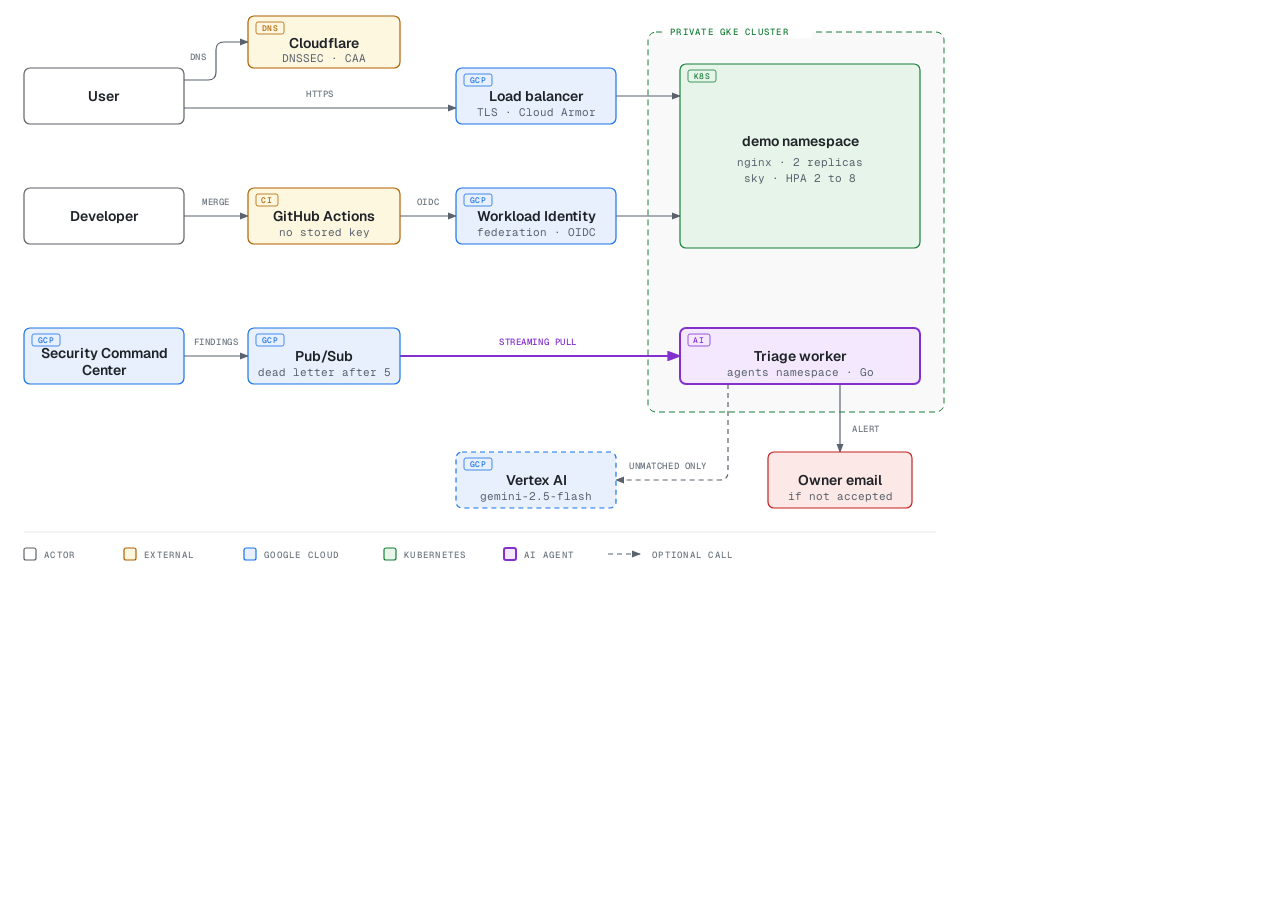
<file: scripts/diagrams/overview.html>
<!DOCTYPE html>
<html lang="en">
<head>
<meta charset="UTF-8">
<title>Platform overview</title>
<link rel="stylesheet" href="theme.css">
</head>
<body>
<svg viewBox="0 24 960 576" width="960" height="576" xmlns="http://www.w3.org/2000/svg" role="img" aria-labelledby="overview-title overview-desc">
  <title id="overview-title">Platform overview</title>
  <desc id="overview-desc">Users resolve the domain at Cloudflare and reach the demo namespace through a Google load balancer, a developer deploys to it through GitHub Actions and Workload Identity Federation, and Security Command Center findings reach the triage worker in the agents namespace, which calls Vertex AI for unmatched findings and alerts the owner.</desc>
  <defs>
    <marker id="arrow" markerWidth="8" markerHeight="6" refX="7" refY="3" orient="auto"><polygon class="mk" points="0 0, 8 3, 0 6"/></marker>
    <marker id="arrow-ai" markerWidth="8" markerHeight="6" refX="7" refY="3" orient="auto"><polygon class="mk ai" points="0 0, 8 3, 0 6"/></marker>
  </defs>
  <rect class="bg" y="24" width="960" height="576"/>

  <!-- Zone -->
  <rect class="zone" x="648" y="56" width="296" height="380" rx="8"/>
  <rect class="mask" x="664" y="50" width="148" height="12" rx="2"/>
  <text class="zonet" x="670" y="59">PRIVATE GKE CLUSTER</text>

  <!-- Arrows: serving -->
  <path class="a" d="M 184,104 H 208 Q 216,104 216,96 V 74 Q 216,66 224,66 H 248"/>
  <line class="a" x1="184" y1="132" x2="456" y2="132"/>
  <line class="a" x1="616" y1="120" x2="680" y2="120"/>
  <!-- Arrows: delivery -->
  <line class="a" x1="184" y1="240" x2="248" y2="240"/>
  <line class="a" x1="400" y1="240" x2="456" y2="240"/>
  <line class="a" x1="616" y1="240" x2="680" y2="240"/>
  <!-- Arrows: triage -->
  <line class="a" x1="184" y1="380" x2="248" y2="380"/>
  <line class="a ai" x1="400" y1="380" x2="680" y2="380"/>
  <path class="a dashed" d="M 728,408 V 496 Q 728,504 720,504 H 616"/>
  <line class="a" x1="840" y1="408" x2="840" y2="476"/>

  <!-- Arrow labels -->
  <rect class="mask" x="186" y="74" width="24" height="13" rx="2"/>
  <text class="lbl" x="198" y="84">DNS</text>
  <rect class="mask" x="301" y="111" width="38" height="13" rx="2"/>
  <text class="lbl" x="320" y="121">HTTPS</text>
  <rect class="mask" x="197" y="219" width="38" height="13" rx="2"/>
  <text class="lbl" x="216" y="229">MERGE</text>
  <rect class="mask" x="412" y="219" width="32" height="13" rx="2"/>
  <text class="lbl" x="428" y="229">OIDC</text>
  <rect class="mask" x="190" y="359" width="52" height="13" rx="2"/>
  <text class="lbl" x="216" y="369">FINDINGS</text>
  <rect class="mask" x="494" y="359" width="88" height="13" rx="2"/>
  <text class="lbl ai" x="538" y="369">STREAMING PULL</text>
  <rect class="mask" x="624" y="483" width="88" height="13" rx="2"/>
  <text class="lbl" x="668" y="493">UNMATCHED ONLY</text>
  <rect class="mask" x="848" y="446" width="40" height="13" rx="2"/>
  <text class="lbl start" x="852" y="456">ALERT</text>

  <!-- Nodes: row 1 -->
  <rect class="mask" x="24" y="92" width="160" height="56" rx="6"/>
  <rect class="n actor" x="24" y="92" width="160" height="56" rx="6"/>
  <text class="name" x="104" y="125">User</text>

  <rect class="mask" x="248" y="40" width="152" height="52" rx="6"/>
  <rect class="n ext" x="248" y="40" width="152" height="52" rx="6"/>
  <rect class="tag ext" x="256" y="46" width="28" height="12" rx="2"/>
  <text class="tagt ext" x="270" y="55">DNS</text>
  <text class="name" x="324" y="72">Cloudflare</text>
  <text class="sub" x="324" y="86">DNSSEC · CAA</text>

  <rect class="mask" x="456" y="92" width="160" height="56" rx="6"/>
  <rect class="n gcp" x="456" y="92" width="160" height="56" rx="6"/>
  <rect class="tag gcp" x="464" y="98" width="28" height="12" rx="2"/>
  <text class="tagt gcp" x="478" y="107">GCP</text>
  <text class="name" x="536" y="125">Load balancer</text>
  <text class="sub" x="536" y="140">TLS · Cloud Armor</text>

  <!-- Nodes: row 2 -->
  <rect class="mask" x="24" y="212" width="160" height="56" rx="6"/>
  <rect class="n actor" x="24" y="212" width="160" height="56" rx="6"/>
  <text class="name" x="104" y="245">Developer</text>

  <rect class="mask" x="248" y="212" width="152" height="56" rx="6"/>
  <rect class="n ext" x="248" y="212" width="152" height="56" rx="6"/>
  <rect class="tag ext" x="256" y="218" width="22" height="12" rx="2"/>
  <text class="tagt ext" x="267" y="227">CI</text>
  <text class="name" x="324" y="245">GitHub Actions</text>
  <text class="sub" x="324" y="260">no stored key</text>

  <rect class="mask" x="456" y="212" width="160" height="56" rx="6"/>
  <rect class="n gcp" x="456" y="212" width="160" height="56" rx="6"/>
  <rect class="tag gcp" x="464" y="218" width="28" height="12" rx="2"/>
  <text class="tagt gcp" x="478" y="227">GCP</text>
  <text class="name" x="536" y="245">Workload Identity</text>
  <text class="sub" x="536" y="260">federation · OIDC</text>

  <!-- Nodes: row 3 -->
  <rect class="mask" x="24" y="352" width="160" height="56" rx="6"/>
  <rect class="n gcp" x="24" y="352" width="160" height="56" rx="6"/>
  <rect class="tag gcp" x="32" y="358" width="28" height="12" rx="2"/>
  <text class="tagt gcp" x="46" y="367">GCP</text>
  <text class="name" x="104" y="382">Security Command</text>
  <text class="name" x="104" y="399">Center</text>

  <rect class="mask" x="248" y="352" width="152" height="56" rx="6"/>
  <rect class="n gcp" x="248" y="352" width="152" height="56" rx="6"/>
  <rect class="tag gcp" x="256" y="358" width="28" height="12" rx="2"/>
  <text class="tagt gcp" x="270" y="367">GCP</text>
  <text class="name" x="324" y="385">Pub/Sub</text>
  <text class="sub" x="324" y="400">dead letter after 5</text>

  <!-- Nodes: cluster -->
  <rect class="mask" x="680" y="88" width="240" height="184" rx="6"/>
  <rect class="n k8s" x="680" y="88" width="240" height="184" rx="6"/>
  <rect class="tag k8s" x="688" y="94" width="28" height="12" rx="2"/>
  <text class="tagt k8s" x="702" y="103">K8S</text>
  <text class="name" x="800" y="170">demo namespace</text>
  <text class="sub" x="800" y="190">nginx · 2 replicas</text>
  <text class="sub" x="800" y="206">sky · HPA 2 to 8</text>

  <rect class="mask" x="680" y="352" width="240" height="56" rx="6"/>
  <rect class="n ai" x="680" y="352" width="240" height="56" rx="6"/>
  <rect class="tag ai" x="688" y="358" width="22" height="12" rx="2"/>
  <text class="tagt ai" x="699" y="367">AI</text>
  <text class="name" x="800" y="385">Triage worker</text>
  <text class="sub" x="800" y="400">agents namespace · Go</text>

  <!-- Nodes: row 4 -->
  <rect class="mask" x="456" y="476" width="160" height="56" rx="6"/>
  <rect class="n gcp dashed" x="456" y="476" width="160" height="56" rx="6"/>
  <rect class="tag gcp" x="464" y="482" width="28" height="12" rx="2"/>
  <text class="tagt gcp" x="478" y="491">GCP</text>
  <text class="name" x="536" y="509">Vertex AI</text>
  <text class="sub" x="536" y="524">gemini-2.5-flash</text>

  <rect class="mask" x="768" y="476" width="144" height="56" rx="6"/>
  <rect class="n alert" x="768" y="476" width="144" height="56" rx="6"/>
  <text class="name" x="840" y="509">Owner email</text>
  <text class="sub" x="840" y="524">if not accepted</text>

  <!-- Legend -->
  <line class="rule" x1="24" y1="556" x2="936" y2="556"/>
  <rect class="n actor" x="24" y="572" width="12" height="12" rx="2"/>
  <text class="eyebrow" x="44" y="582">ACTOR</text>
  <rect class="n ext" x="124" y="572" width="12" height="12" rx="2"/>
  <text class="eyebrow" x="144" y="582">EXTERNAL</text>
  <rect class="n gcp" x="244" y="572" width="12" height="12" rx="2"/>
  <text class="eyebrow" x="264" y="582">GOOGLE CLOUD</text>
  <rect class="n k8s" x="384" y="572" width="12" height="12" rx="2"/>
  <text class="eyebrow" x="404" y="582">KUBERNETES</text>
  <rect class="n ai" x="504" y="572" width="12" height="12" rx="2"/>
  <text class="eyebrow" x="524" y="582">AI AGENT</text>
  <line class="a dashed" x1="608" y1="578" x2="640" y2="578"/>
  <text class="eyebrow" x="652" y="582">OPTIONAL CALL</text>
</svg>
</body>
</html>
</file>
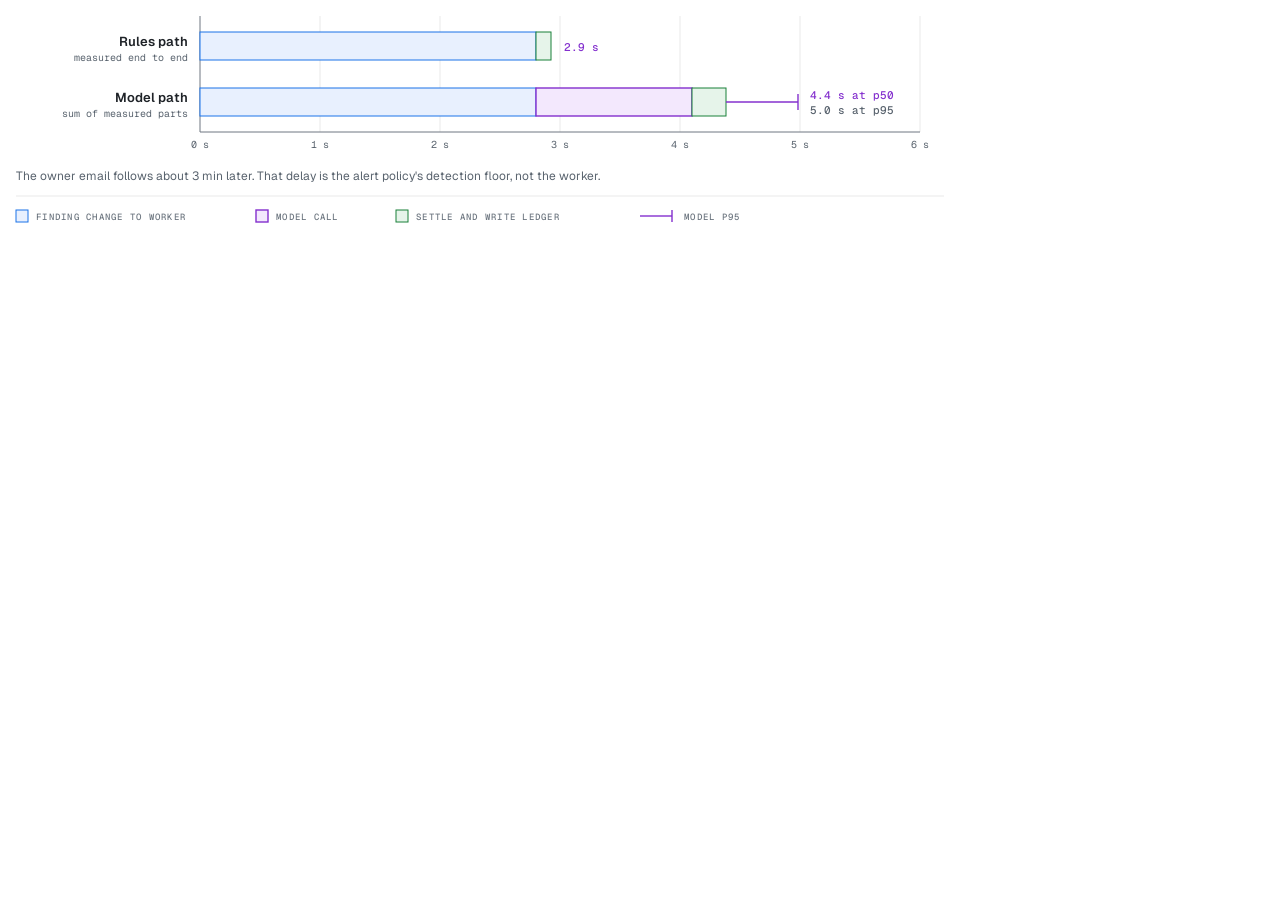
<file: scripts/diagrams/speed.html>
<!DOCTYPE html>
<html lang="en">
<head>
<meta charset="UTF-8">
<title>Triage speed</title>
<link rel="stylesheet" href="theme.css">
</head>
<body>
<!-- Scale: x = 200 + seconds * 120. Sources are in worklog/phase-15-scc-triage.md, slices 7, 8 and 13. -->
<svg viewBox="0 24 960 240" width="960" height="240" xmlns="http://www.w3.org/2000/svg" role="img" aria-labelledby="speed-title speed-desc">
  <title id="speed-title">Triage speed</title>
  <desc id="speed-desc">The rules path took 2.9 seconds from finding change to recorded verdict, measured end to end; adding the model call to the same measured parts gives about 4.4 seconds at p50 and 5.0 seconds at p95.</desc>
  <rect class="bg" y="24" width="960" height="240"/>

  <!-- Gridlines and axis -->
  <line class="grid" x1="320" y1="40" x2="320" y2="156"/>
  <line class="grid" x1="440" y1="40" x2="440" y2="156"/>
  <line class="grid" x1="560" y1="40" x2="560" y2="156"/>
  <line class="grid" x1="680" y1="40" x2="680" y2="156"/>
  <line class="grid" x1="800" y1="40" x2="800" y2="156"/>
  <line class="grid" x1="920" y1="40" x2="920" y2="156"/>
  <line class="axis" x1="200" y1="40" x2="200" y2="156"/>
  <line class="axis" x1="200" y1="156" x2="920" y2="156"/>
  <text class="tick" x="200" y="172" text-anchor="middle">0 s</text>
  <text class="tick" x="320" y="172" text-anchor="middle">1 s</text>
  <text class="tick" x="440" y="172" text-anchor="middle">2 s</text>
  <text class="tick" x="560" y="172" text-anchor="middle">3 s</text>
  <text class="tick" x="680" y="172" text-anchor="middle">4 s</text>
  <text class="tick" x="800" y="172" text-anchor="middle">5 s</text>
  <text class="tick" x="920" y="172" text-anchor="middle">6 s</text>

  <!-- Rules path, slice 8: finding change to received 2.80 s, three ledger states 0.13 s -->
  <text class="cat" x="188" y="70" text-anchor="end">Rules path</text>
  <text class="tick" x="188" y="85" text-anchor="end">measured end to end</text>
  <rect class="bar gcp" x="200" y="56" width="336" height="28"/>
  <rect class="bar k8s" x="536" y="56" width="15" height="28"/>
  <text class="val ai start" x="564" y="75">2.9 s</text>

  <!-- Model path: the same 2.80 s, model 1.3 s p50 and 1.9 s p95 (slice 13), four ledger states 0.285 s (slice 7) -->
  <text class="cat" x="188" y="126" text-anchor="end">Model path</text>
  <text class="tick" x="188" y="141" text-anchor="end">sum of measured parts</text>
  <rect class="bar gcp" x="200" y="112" width="336" height="28"/>
  <rect class="bar focal" x="536" y="112" width="156" height="28"/>
  <rect class="bar k8s" x="692" y="112" width="34" height="28"/>
  <line class="whisker" x1="726" y1="126" x2="798" y2="126"/>
  <line class="whisker" x1="798" y1="118" x2="798" y2="134"/>
  <text class="val ai start" x="810" y="123">4.4 s at p50</text>
  <text class="val start" x="810" y="138">5.0 s at p95</text>

  <!-- Note -->
  <text class="note" x="16" y="204">The owner email follows about 3 min later. That delay is the alert policy's detection floor, not the worker.</text>

  <!-- Legend -->
  <line class="rule" x1="16" y1="220" x2="944" y2="220"/>
  <rect class="bar gcp" x="16" y="234" width="12" height="12"/>
  <text class="eyebrow" x="36" y="244">FINDING CHANGE TO WORKER</text>
  <rect class="bar focal" x="256" y="234" width="12" height="12"/>
  <text class="eyebrow" x="276" y="244">MODEL CALL</text>
  <rect class="bar k8s" x="396" y="234" width="12" height="12"/>
  <text class="eyebrow" x="416" y="244">SETTLE AND WRITE LEDGER</text>
  <line class="whisker" x1="640" y1="240" x2="672" y2="240"/>
  <line class="whisker" x1="672" y1="234" x2="672" y2="246"/>
  <text class="eyebrow" x="684" y="244">MODEL P95</text>
</svg>
</body>
</html>
</file>
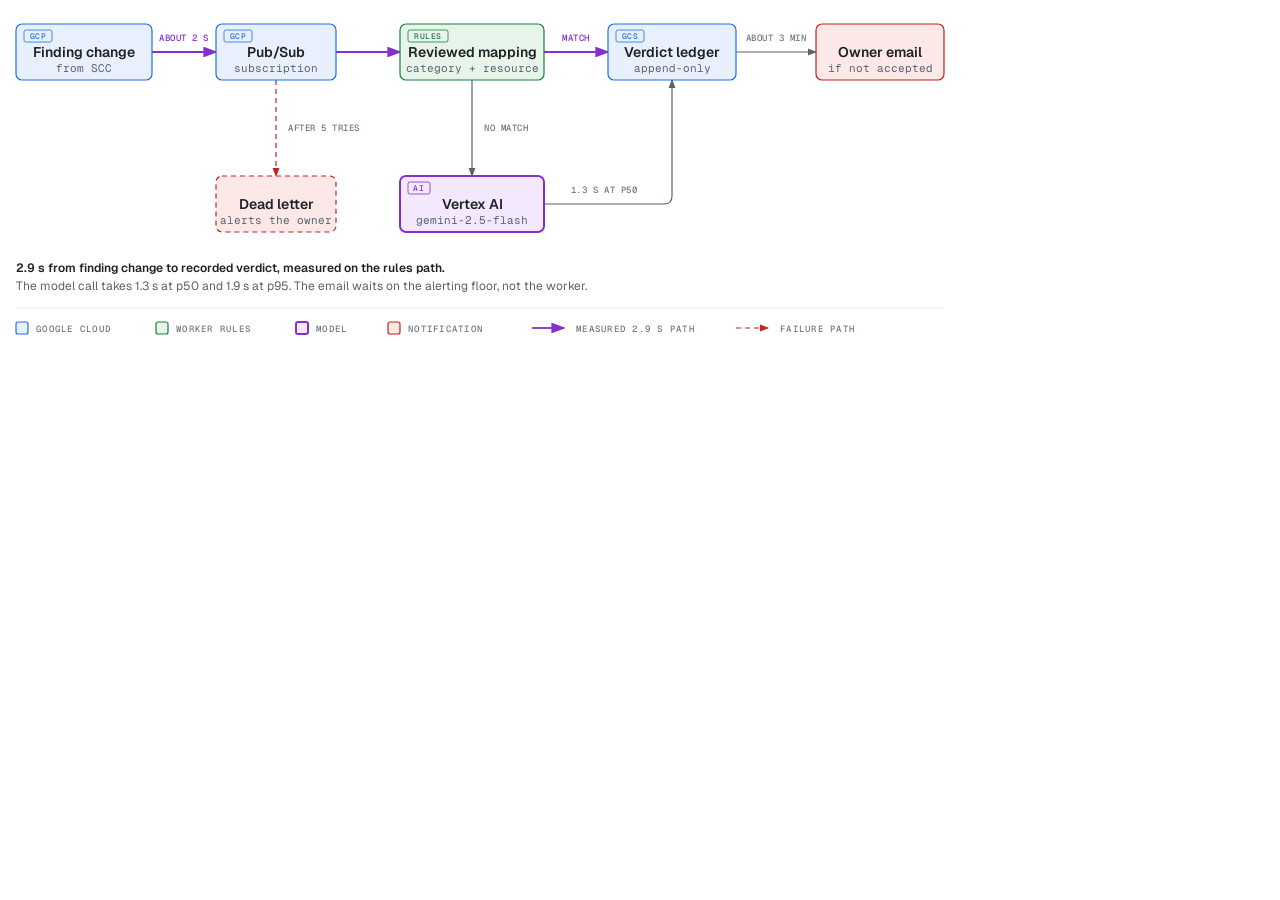
<file: scripts/diagrams/triage.html>
<!DOCTYPE html>
<html lang="en">
<head>
<meta charset="UTF-8">
<title>Triage path</title>
<link rel="stylesheet" href="theme.css">
</head>
<body>
<svg viewBox="0 80 960 344" width="960" height="344" xmlns="http://www.w3.org/2000/svg" role="img" aria-labelledby="triage-title triage-desc">
  <title id="triage-title">Triage path</title>
  <desc id="triage-desc">A finding change reaches the worker through Pub/Sub in about two seconds; a reviewed mapping settles it or Vertex AI classifies it, the verdict is written to the ledger, and a verdict that is not accepted alerts the owner about three minutes later.</desc>
  <defs>
    <marker id="arrow" markerWidth="8" markerHeight="6" refX="7" refY="3" orient="auto"><polygon class="mk" points="0 0, 8 3, 0 6"/></marker>
    <marker id="arrow-ai" markerWidth="8" markerHeight="6" refX="7" refY="3" orient="auto"><polygon class="mk ai" points="0 0, 8 3, 0 6"/></marker>
    <marker id="arrow-alert" markerWidth="8" markerHeight="6" refX="7" refY="3" orient="auto"><polygon class="mk alert" points="0 0, 8 3, 0 6"/></marker>
  </defs>
  <rect class="bg" y="80" width="960" height="344"/>

  <!-- Arrows -->
  <line class="a ai" x1="152" y1="132" x2="216" y2="132"/>
  <line class="a ai" x1="336" y1="132" x2="400" y2="132"/>
  <line class="a ai" x1="544" y1="132" x2="608" y2="132"/>
  <line class="a" x1="736" y1="132" x2="816" y2="132"/>
  <line class="a" x1="472" y1="160" x2="472" y2="256"/>
  <path class="a" d="M 544,284 H 664 Q 672,284 672,276 V 160"/>
  <line class="a alert dashed" x1="276" y1="160" x2="276" y2="256"/>

  <!-- Arrow labels -->
  <rect class="mask" x="155" y="111" width="58" height="13" rx="2"/>
  <text class="lbl ai" x="184" y="121">ABOUT 2 S</text>
  <rect class="mask" x="557" y="111" width="38" height="13" rx="2"/>
  <text class="lbl ai" x="576" y="121">MATCH</text>
  <rect class="mask" x="740" y="111" width="72" height="13" rx="2"/>
  <text class="lbl" x="776" y="121">ABOUT 3 MIN</text>
  <rect class="mask" x="480" y="201" width="54" height="13" rx="2"/>
  <text class="lbl start" x="484" y="211">NO MATCH</text>
  <rect class="mask" x="568" y="263" width="72" height="13" rx="2"/>
  <text class="lbl" x="604" y="273">1.3 S AT P50</text>
  <rect class="mask" x="284" y="201" width="84" height="13" rx="2"/>
  <text class="lbl start" x="288" y="211">AFTER 5 TRIES</text>

  <!-- Nodes: row 1 -->
  <rect class="mask" x="16" y="104" width="136" height="56" rx="6"/>
  <rect class="n gcp" x="16" y="104" width="136" height="56" rx="6"/>
  <rect class="tag gcp" x="24" y="110" width="28" height="12" rx="2"/>
  <text class="tagt gcp" x="38" y="119">GCP</text>
  <text class="name" x="84" y="137">Finding change</text>
  <text class="sub" x="84" y="152">from SCC</text>

  <rect class="mask" x="216" y="104" width="120" height="56" rx="6"/>
  <rect class="n gcp" x="216" y="104" width="120" height="56" rx="6"/>
  <rect class="tag gcp" x="224" y="110" width="28" height="12" rx="2"/>
  <text class="tagt gcp" x="238" y="119">GCP</text>
  <text class="name" x="276" y="137">Pub/Sub</text>
  <text class="sub" x="276" y="152">subscription</text>

  <rect class="mask" x="400" y="104" width="144" height="56" rx="6"/>
  <rect class="n k8s" x="400" y="104" width="144" height="56" rx="6"/>
  <rect class="tag k8s" x="408" y="110" width="40" height="12" rx="2"/>
  <text class="tagt k8s" x="428" y="119">RULES</text>
  <text class="name" x="472" y="137">Reviewed mapping</text>
  <text class="sub" x="472" y="152">category + resource</text>

  <rect class="mask" x="608" y="104" width="128" height="56" rx="6"/>
  <rect class="n gcp" x="608" y="104" width="128" height="56" rx="6"/>
  <rect class="tag gcp" x="616" y="110" width="28" height="12" rx="2"/>
  <text class="tagt gcp" x="630" y="119">GCS</text>
  <text class="name" x="672" y="137">Verdict ledger</text>
  <text class="sub" x="672" y="152">append-only</text>

  <rect class="mask" x="816" y="104" width="128" height="56" rx="6"/>
  <rect class="n alert" x="816" y="104" width="128" height="56" rx="6"/>
  <text class="name" x="880" y="137">Owner email</text>
  <text class="sub" x="880" y="152">if not accepted</text>

  <!-- Nodes: row 2 -->
  <rect class="mask" x="216" y="256" width="120" height="56" rx="6"/>
  <rect class="n alert dashed" x="216" y="256" width="120" height="56" rx="6"/>
  <text class="name" x="276" y="289">Dead letter</text>
  <text class="sub" x="276" y="304">alerts the owner</text>

  <rect class="mask" x="400" y="256" width="144" height="56" rx="6"/>
  <rect class="n ai" x="400" y="256" width="144" height="56" rx="6"/>
  <rect class="tag ai" x="408" y="262" width="22" height="12" rx="2"/>
  <text class="tagt ai" x="419" y="271">AI</text>
  <text class="name" x="472" y="289">Vertex AI</text>
  <text class="sub" x="472" y="304">gemini-2.5-flash</text>

  <!-- Result line -->
  <text class="note strong" x="16" y="352">2.9 s from finding change to recorded verdict, measured on the rules path.</text>
  <text class="note" x="16" y="370">The model call takes 1.3 s at p50 and 1.9 s at p95. The email waits on the alerting floor, not the worker.</text>

  <!-- Legend -->
  <line class="rule" x1="16" y1="388" x2="944" y2="388"/>
  <rect class="n gcp" x="16" y="402" width="12" height="12" rx="2"/>
  <text class="eyebrow" x="36" y="412">GOOGLE CLOUD</text>
  <rect class="n k8s" x="156" y="402" width="12" height="12" rx="2"/>
  <text class="eyebrow" x="176" y="412">WORKER RULES</text>
  <rect class="n ai" x="296" y="402" width="12" height="12" rx="2"/>
  <text class="eyebrow" x="316" y="412">MODEL</text>
  <rect class="n alert" x="388" y="402" width="12" height="12" rx="2"/>
  <text class="eyebrow" x="408" y="412">NOTIFICATION</text>
  <line class="a ai" x1="532" y1="408" x2="564" y2="408"/>
  <text class="eyebrow" x="576" y="412">MEASURED 2.9 S PATH</text>
  <line class="a alert dashed" x1="736" y1="408" x2="768" y2="408"/>
  <text class="eyebrow" x="780" y="412">FAILURE PATH</text>
</svg>
</body>
</html>
</file>
<file: scripts/diagrams/theme.css>
/* Shared tokens for the README diagrams, in the palette the Mermaid diagrams use. */
@import url('https://fonts.googleapis.com/css2?family=Geist:wght@400;500;600&family=Geist+Mono:wght@400;500&display=swap');

:root {
  --paper: #ffffff;
  --ink: #1f2328;
  --muted: #59636e;
  --soft: #6e7781;
  --rule: rgba(31, 35, 40, 0.12);
  --zone: rgba(31, 35, 40, 0.025);
  --gcp: #1a73e8;      --gcp-tint: #e8f0fe;
  --k8s: #188038;      --k8s-tint: #e6f4ea;
  --ai: #8430ce;       --ai-tint: #f3e8fd;
  --ext: #b06000;      --ext-tint: #fef7e0;
  --alert: #c5221f;    --alert-tint: #fce8e6;
  --actor: #5f6368;    --actor-tint: #ffffff;
  --sans: 'Geist', system-ui, sans-serif;
  --mono: 'Geist Mono', ui-monospace, monospace;
}

@media (prefers-color-scheme: dark) {
  :root {
    --paper: #0d1117;
    --ink: #e6edf3;
    --muted: #9198a1;
    --soft: #8b949e;
    --rule: rgba(230, 237, 243, 0.14);
    --zone: rgba(230, 237, 243, 0.03);
    --gcp: #6ea8fe;      --gcp-tint: #0f2340;
    --k8s: #56d364;      --k8s-tint: #0f2a17;
    --ai: #c297ff;       --ai-tint: #261a3d;
    --ext: #e3b341;      --ext-tint: #2a2210;
    --alert: #ff7b72;    --alert-tint: #3a1614;
    --actor: #9198a1;    --actor-tint: #0d1117;
  }
}

* { margin: 0; padding: 0; box-sizing: border-box; }
html, body { background: var(--paper); }
svg { display: block; }

.bg { fill: var(--paper); }
.mask { fill: var(--paper); }

.n { stroke-width: 1.2; }
.n.gcp { fill: var(--gcp-tint); stroke: var(--gcp); }
.n.k8s { fill: var(--k8s-tint); stroke: var(--k8s); }
.n.ai { fill: var(--ai-tint); stroke: var(--ai); stroke-width: 2; }
.n.ext { fill: var(--ext-tint); stroke: var(--ext); }
.n.alert { fill: var(--alert-tint); stroke: var(--alert); }
.n.actor { fill: var(--actor-tint); stroke: var(--actor); }
.n.dashed { stroke-dasharray: 5 4; }

.tag { fill: none; stroke-width: 0.8; }
.tag.gcp { stroke: var(--gcp); } .tagt.gcp { fill: var(--gcp); }
.tag.k8s { stroke: var(--k8s); } .tagt.k8s { fill: var(--k8s); }
.tag.ai { stroke: var(--ai); } .tagt.ai { fill: var(--ai); }
.tag.ext { stroke: var(--ext); } .tagt.ext { fill: var(--ext); }
.tag.alert { stroke: var(--alert); } .tagt.alert { fill: var(--alert); }
.tag.actor { stroke: var(--actor); } .tagt.actor { fill: var(--actor); }
.tagt { font: 500 8px var(--mono); letter-spacing: 0.08em; text-anchor: middle; }

.name { fill: var(--ink); font: 600 14px var(--sans); text-anchor: middle; }
.sub { fill: var(--muted); font: 400 11px var(--mono); text-anchor: middle; }
.lbl { fill: var(--soft); font: 500 9px var(--mono); letter-spacing: 0.06em; text-anchor: middle; }
.lbl.ai { fill: var(--ai); }
.lbl.start { text-anchor: start; }
.eyebrow { fill: var(--soft); font: 500 9px var(--mono); letter-spacing: 0.14em; }
.title { fill: var(--ink); font: 600 17px var(--sans); }
.note { fill: var(--muted); font: 400 12px var(--sans); }
.note.strong { fill: var(--ink); font-weight: 600; }

.a { fill: none; stroke: var(--muted); stroke-width: 1.2; marker-end: url(#arrow); }
.a.ai { stroke: var(--ai); stroke-width: 1.8; marker-end: url(#arrow-ai); }
.a.alert { stroke: var(--alert); marker-end: url(#arrow-alert); }
.a.dashed { stroke-dasharray: 5 4; }
.mk { fill: var(--muted); }
.mk.ai { fill: var(--ai); }
.mk.alert { fill: var(--alert); }

.zone { fill: var(--zone); stroke: var(--k8s); stroke-width: 1; stroke-dasharray: 6 4; }
.zonet { fill: var(--k8s); font: 500 9px var(--mono); letter-spacing: 0.14em; }
.rule { stroke: var(--rule); stroke-width: 0.8; }

.grid { stroke: var(--rule); stroke-width: 0.8; }
.axis { stroke: var(--soft); stroke-width: 1; }
.tick { fill: var(--muted); font: 400 10px var(--mono); }
.cat { fill: var(--ink); font: 600 13px var(--sans); }
.bar.base { fill: var(--rule); stroke: var(--muted); stroke-width: 1; }
.bar.focal { fill: var(--ai-tint); stroke: var(--ai); stroke-width: 1.4; }
.bar.gcp { fill: var(--gcp-tint); stroke: var(--gcp); stroke-width: 1; }
.bar.k8s { fill: var(--k8s-tint); stroke: var(--k8s); stroke-width: 1; }
.val { fill: var(--muted); font: 500 11px var(--mono); text-anchor: middle; }
.val.ai { fill: var(--ai); }
.val.start { text-anchor: start; }
.whisker { stroke: var(--ai); stroke-width: 1.4; }
</file>
